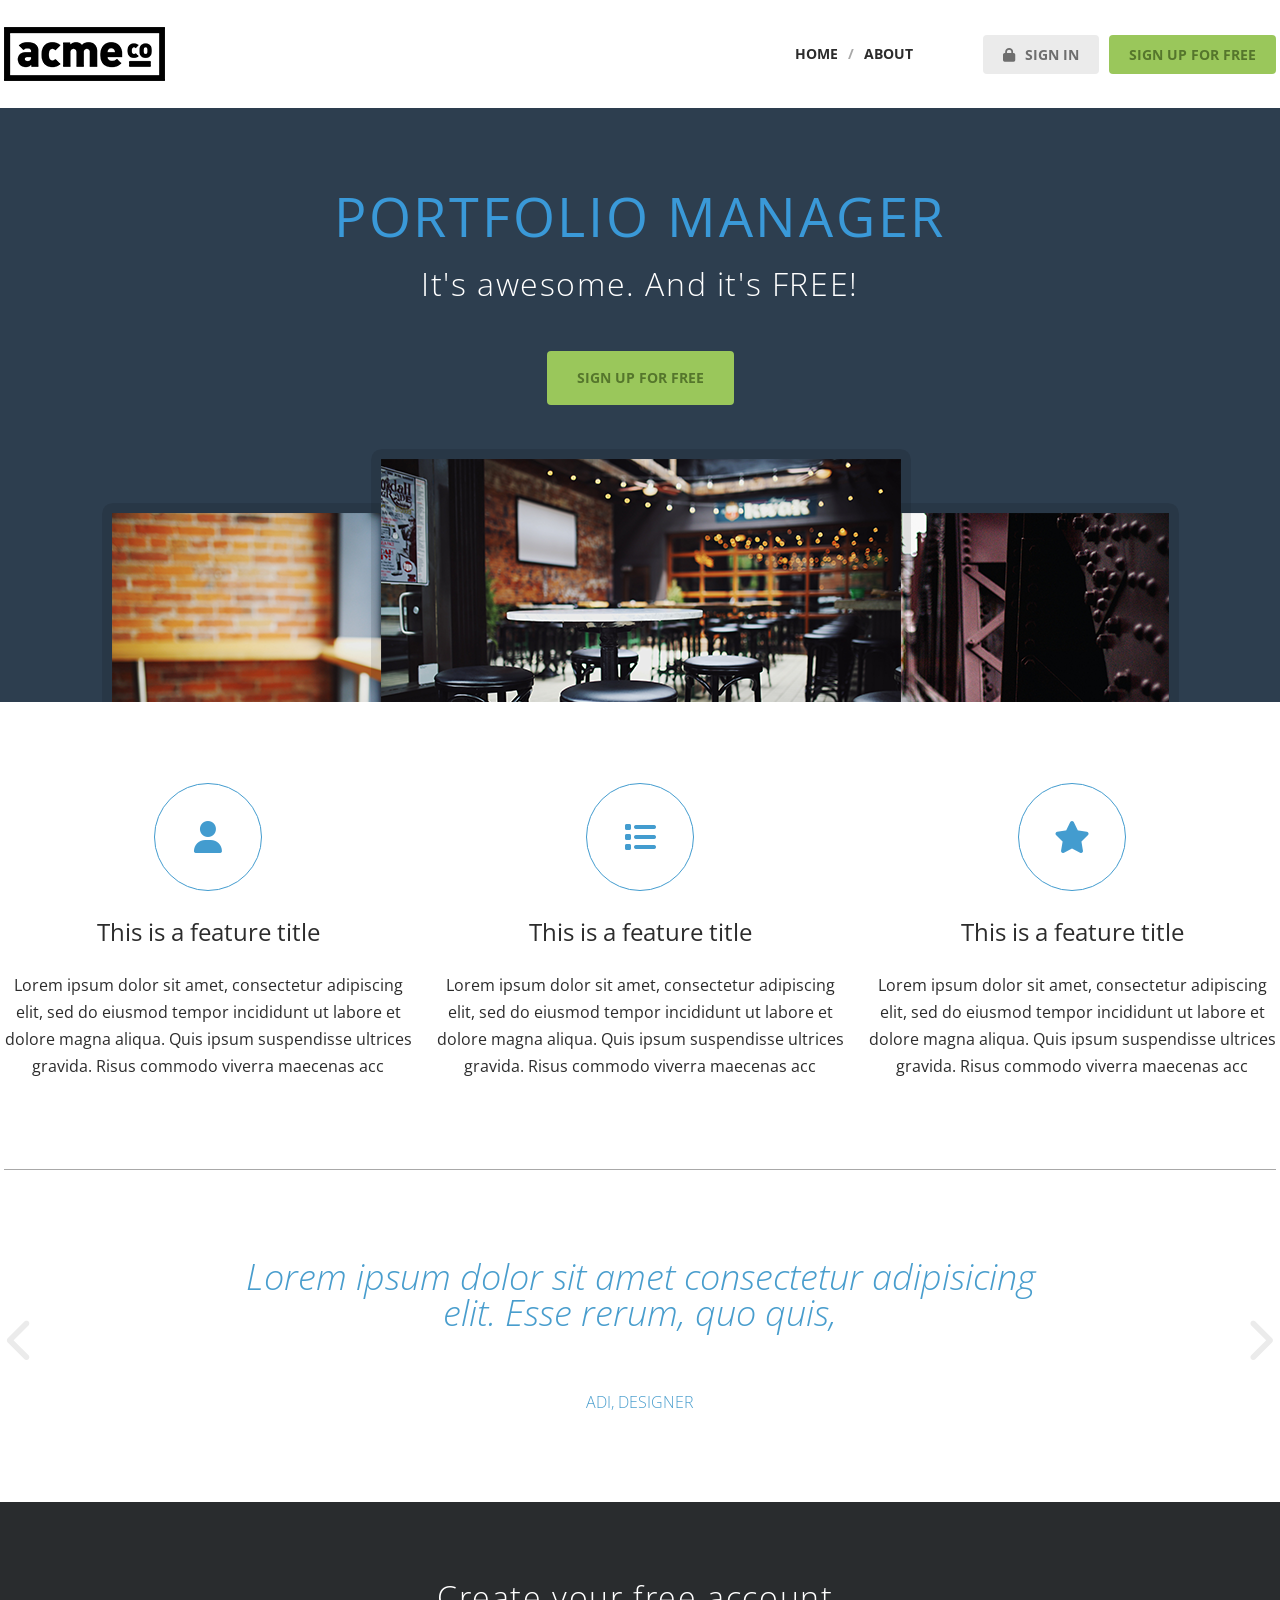
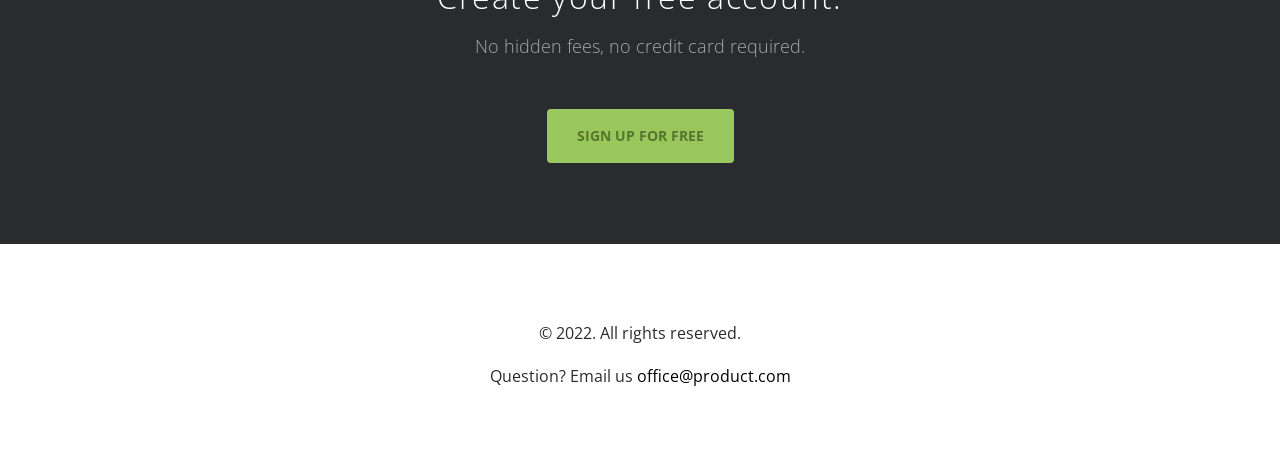
<file: index.html>
<!DOCTYPE html>
<html lang="en">
<head>
    <meta charset="UTF-8">
    <meta http-equiv="X-UA-Compatible" content="IE=edge">
    <meta name="viewport" content="width=device-width, initial-scale=1.0">
    <title>Home-Acme</title>
    <link rel="stylesheet" href="css/common.css">
    <link rel="stylesheet" href="css/main.css">
    <!-- <link rel="stylesheet" href="https://cdnjs.cloudflare.com/ajax/libs/font-awesome/6.2.0/css/all.min.css" integrity="sha512-xh6O/CkQoPOWDdYTDqeRdPCVd1SpvCA9XXcUnZS2FmJNp1coAFzvtCN9BmamE+4aHK8yyUHUSCcJHgXloTyT2A==" crossorigin="anonymous" referrerpolicy="no-referrer" /> -->

    <!-- <script src="https://cdnjs.cloudflare.com/ajax/libs/font-awesome/6.2.0/js/all.min.js" integrity="sha512-naukR7I+Nk6gp7p5TMA4ycgfxaZBJ7MO5iC3Fp6ySQyKFHOGfpkSZkYVWV5R7u7cfAicxanwYQ5D1e17EfJcMA==" crossorigin="anonymous" referrerpolicy="no-referrer"></script> -->
</head>
<body> 
    <!-- 헤더 -->
    <header>
        <div class="container cf">            
            <h1 class="logo"><a href="index.html">acme</a></h1>   
            <nav>
                <ul class="cf">
                    <li><a href="index.html">home</a><span>/</span><a href="about.html">about</a></li>
                    <li><a href="signin.html" class="btn"><i class="fa-solid fa-lock"></i>Sign in</a></li>
                    <li><a href="signup.html" class="btn highlight_bg">Sign Up for free</a></li>
                </ul>
            </nav>
        </div>
    </header>  
    <!-- //헤더 -->  
    <div class="banner content-top-pd" role="banner">  
        <h2 class="banner_tt">portfolio manager</h2>      
        <h3 class="content_tt">It's awesome. And it's FREE!</h3>
        <a href="signup.html" class="btn big highlight_bg">Sign Up for free</a>
        <img src="images/banner.png" alt="">
    </div>
    <main class="container">
        <section class="feature content-pd">
            <h2 class="hidden">features</h2>
            <ul class="cf">
                <li>
                    <span class="icon">
                        <i class="fa-solid fa-user"></i>
                    </span>
                    <h3>This is a feature title</h3>
                    <p>
                        Lorem ipsum dolor sit amet, consectetur adipiscing elit, sed do eiusmod tempor incididunt ut labore et dolore magna aliqua. Quis ipsum suspendisse ultrices gravida. Risus commodo viverra maecenas acc
                    </p>
                </li>
                <li>
                    <span class="icon">
                        <i class="fa-solid fa-list"></i>
                    </span>
                    <h3>This is a feature title</h3>
                    <p>
                        Lorem ipsum dolor sit amet, consectetur adipiscing elit, sed do eiusmod tempor incididunt ut labore et dolore magna aliqua. Quis ipsum suspendisse ultrices gravida. Risus commodo viverra maecenas acc
                    </p>
                </li>
                <li>
                    <span class="icon">
                        <i class="fa-solid fa-star"></i>
                    </span>
                    <h3>This is a feature title</h3>
                    <p>
                        Lorem ipsum dolor sit amet, consectetur adipiscing elit, sed do eiusmod tempor incididunt ut labore et dolore magna aliqua. Quis ipsum suspendisse ultrices gravida. Risus commodo viverra maecenas acc
                    </p>
                </li>
            </ul>
        </section>
        <hr>
        <section class="testimonial content-pd">
            <h2 class="hidden">testimonial</h2>
            <div class="slide_wrapper">                
                <ul class="slide_container">                    
                    <li>
                        <blockquote>
                            <p>
                                Lorem ipsum dolor sit amet consectetur adipisicing elit. Esse rerum, quo quis, 
                            </p>
                            <span>Adi, Designer</span>
                        </blockquote>
                    </li>
                    <li>
                        <blockquote>
                            <p>
                                Lorem ipsum dolor sit amet consectetur adipisicing elit. Esse rerum, quo quis, 
                            </p>
                            <span>Adi, Designer</span>
                        </blockquote>
                    </li>
                    <li>
                        <blockquote>
                            <p>
                                Lorem ipsum dolor sit amet consectetur adipisicing elit. Esse rerum, quo quis, 
                            </p>
                            <span>Adi, Designer</span>
                        </blockquote>
                    </li>
                </ul>                
                <p class="controls">
                    <i class="fa-solid fa-chevron-left"></i>
                    <i class="fa-solid fa-chevron-right"></i>
                </p>
            </div>
        </section>
    </main>
    <footer>
        <div class="cta content-pd">
            <h2 class="content_tt">Create your free account.</h2>
            <p class="content_desc">No hidden fees, no credit card required.</p>
            <a href="signup.html" class="btn big highlight_bg">Sign up for free</a>
        </div>
        <address class="content-pd">            
            <p>&copy; 2022. All rights reserved.</p>
            <p>Question? Email us <a href="mailto:office@product.com">office@product.com</a></p>
            
        </address>
    </footer>
    <a href="#" class="go_top">
        <i class="fa-solid fa-arrow-up"></i>
    </a>
    <script src="js/main.js"></script>
</body>
</html>
</file>
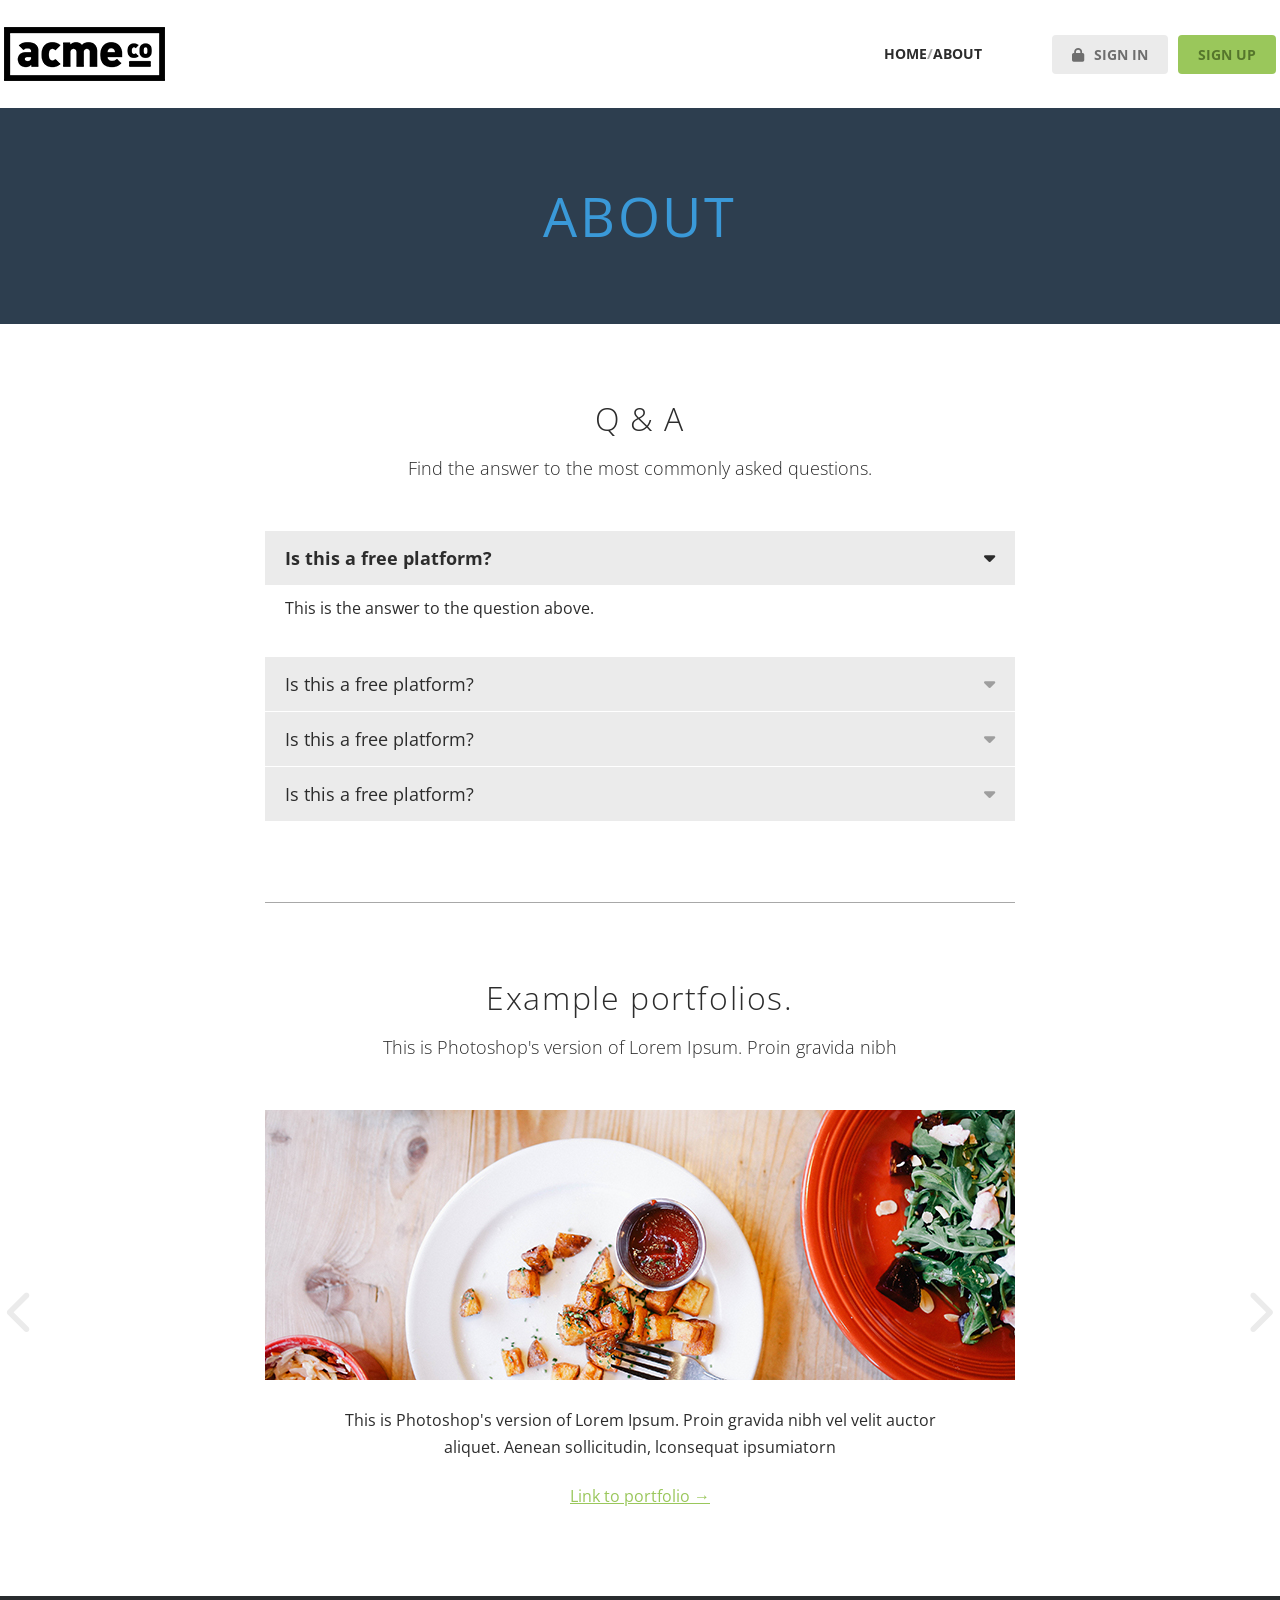
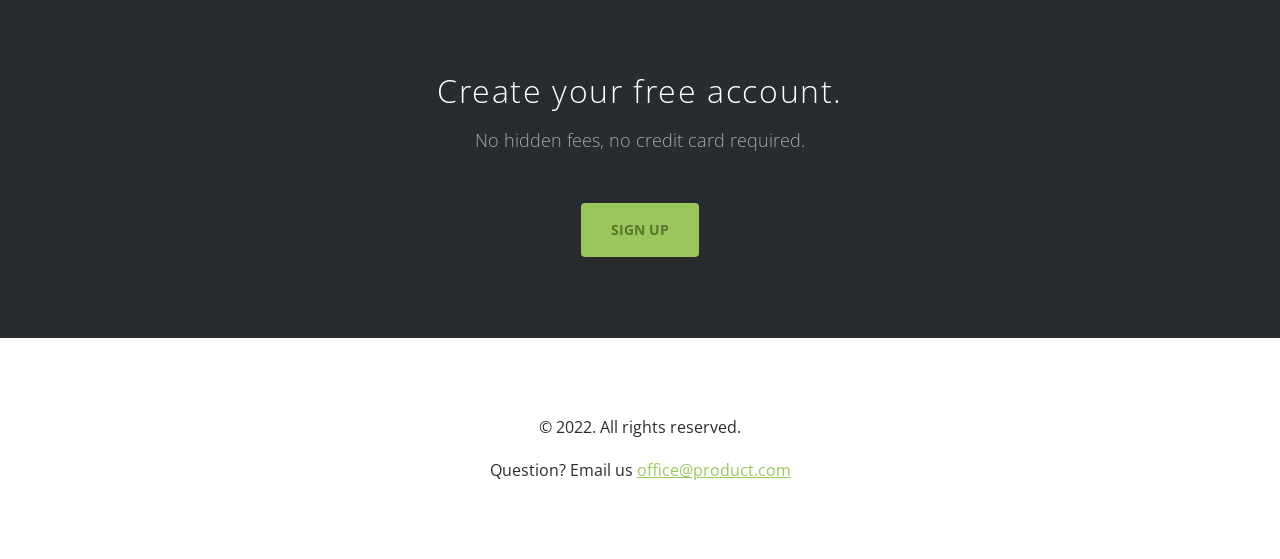
<file: about.html>
<!DOCTYPE html>
<html lang="en">
<head>
    <meta charset="UTF-8">
    <meta http-equiv="X-UA-Compatible" content="IE=edge">
    <meta name="viewport" content="width=device-width, initial-scale=1.0">
    <title>About us - Acme</title>
    <link rel="stylesheet" href="css/all.min.css">
    <link rel="stylesheet" href="css/common.css">
    <link rel="stylesheet" href="css/about.css">
    <!-- <link rel="stylesheet" href="https://cdnjs.cloudflare.com/ajax/libs/font-awesome/6.2.0/css/all.min.css" integrity="sha512-xh6O/CkQoPOWDdYTDqeRdPCVd1SpvCA9XXcUnZS2FmJNp1coAFzvtCN9BmamE+4aHK8yyUHUSCcJHgXloTyT2A==" crossorigin="anonymous" referrerpolicy="no-referrer" /> -->

    <!-- <script src="https://cdnjs.cloudflare.com/ajax/libs/font-awesome/6.2.0/js/all.min.js" integrity="sha512-naukR7I+Nk6gp7p5TMA4ycgfxaZBJ7MO5iC3Fp6ySQyKFHOGfpkSZkYVWV5R7u7cfAicxanwYQ5D1e17EfJcMA==" crossorigin="anonymous" referrerpolicy="no-referrer"></script> -->
</head>
<body> 
    <!-- 헤더 -->
    <header>
        <div class="container cf">            
            <h1 class="logo"><a href="index.html">acme</a></h1>   
            <nav>
                <ul class="cf">
                    <li><a href="index.html">home</a>/<a href="about.html">about</a></li>
                    <li><a href="signin.html" class="btn"><i class="fa-solid fa-lock"></i>Sign in</a></li>
                    <li><a href="signup.html" class="btn highlight_bg">Sign up</a></li>
                </ul>
            </nav>
        </div>
    </header>  
    <!-- //헤더 -->  
    <div class="banner content-pd" role="banner">  
        <h2 class="banner_tt">about</h2>     
    </div>
    <main class="container">
        <section class="qna content-pd">
            <h2 class="content_tt">Q &amp; A</h2>
            <p class="content_desc">Find the answer to the most commonly asked questions.</p>
            <ul class="qna_list">
                <li class="active">                    
                    <h3>Is this a free platform? <i class="fa-solid fa-sort-down"></i></h3>                    
                    <div class="contents">
                      <p>This is the answer to the question above.</p>  
                    </div> 
                </li>
                <li>                    
                    <h3>Is this a free platform? <i class="fa-solid fa-sort-down"></i></h3>                    
                    <div class="contents">
                      <p>This is the answer to the question above.</p>  
                    </div> 
                </li>
                <li>                    
                    <h3>Is this a free platform? <i class="fa-solid fa-sort-down"></i></h3>                    
                    <div class="contents">
                      <p>This is the answer to the question above.</p>  
                    </div> 
                </li>
                <li>                    
                    <h3>Is this a free platform? <i class="fa-solid fa-sort-down"></i></h3>                    
                    <div class="contents">
                      <p>This is the answer to the question above.</p>  
                    </div> 
                </li>
                
            </ul>
            
        </section>
        <hr class="small">
        <section class="portfolio content-pd">
            <h2 class="content_tt">Example portfolios.</h2>
            <p class="content_desc">This is Photoshop's version of Lorem Ipsum. Proin gravida nibh</p>
            <div class="slide_wrapper">                
                <ul class="slide_container">                    
                    <li>
                        <img src="images/portfolio_01.jpg" alt="portfolio_01">
                        <p>
                            This is Photoshop's version of Lorem Ipsum. Proin gravida nibh vel velit auctor aliquet. Aenean sollicitudin, lconsequat ipsumiatorn
                        </p>
                        <a href="" class="link">Link to portfolio &rarr;</a>
                    </li>
                    <li>
                        <img src="images/portfolio_01.jpg" alt="portfolio_01">
                        <p>
                            This is Photoshop's version of Lorem Ipsum. Proin gravida nibh vel velit auctor aliquet. Aenean sollicitudin, lconsequat ipsumiatorn
                        </p>
                        <a href="" class="link">Link to portfolio &rarr;</a>
                    </li>
                    <li>
                        <img src="images/portfolio_01.jpg" alt="portfolio_01">
                        <p>
                            This is Photoshop's version of Lorem Ipsum. Proin gravida nibh vel velit auctor aliquet. Aenean sollicitudin, lconsequat ipsumiatorn
                        </p>
                        <a href="" class="link">Link to portfolio &rarr;</a>
                    </li>
                </ul>                
                <p class="controls">
                    <i class="fa-solid fa-chevron-left"></i>
                    <i class="fa-solid fa-chevron-right"></i>
                </p>
            </div>
            
        </section>
    </main>
    <footer>
        <div class="cta content-pd">
            <h2 class="content_tt">Create your free account.</h2>
            <p class="content_desc">No hidden fees, no credit card required.</p>
            <a href="signup.html" class="btn big highlight_bg">Sign up</a>
        </div>
        <address class="content-pd">            
            <p>&copy; 2022. All rights reserved.</p>
            <p>Question? Email us <a href="mailto:office@product.com" class="link">office@product.com</a></p>
            
        </address>
    </footer>
    <a href="#" class="go_top">
        <i class="fa-solid fa-arrow-up"></i>
    </a>
    <script src="js/main.js"></script>
</body>
</html>
</file>
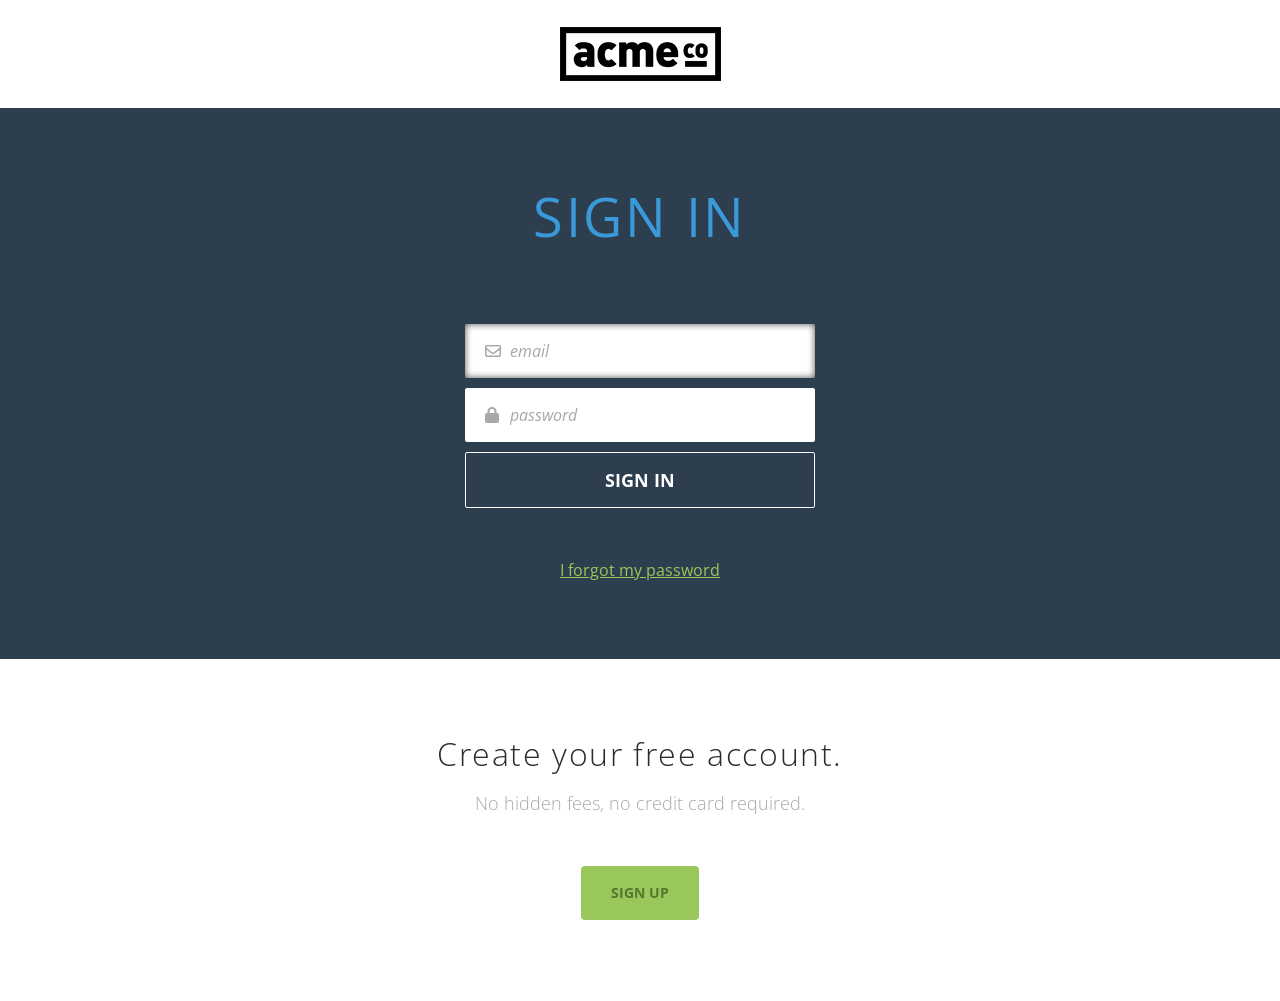
<file: signin.html>
<!DOCTYPE html>
<html lang="en">
<head>
    <meta charset="UTF-8">
    <meta http-equiv="X-UA-Compatible" content="IE=edge">
    <meta name="viewport" content="width=device-width, initial-scale=1.0">
    <title>Sign in - Acme</title>
    <link rel="stylesheet" href="css/all.min.css">
    <link rel="stylesheet" href="css/common.css">
    <link rel="stylesheet" href="css/signin.css">
    <!-- <link rel="stylesheet" href="https://cdnjs.cloudflare.com/ajax/libs/font-awesome/6.2.0/css/all.min.css" integrity="sha512-xh6O/CkQoPOWDdYTDqeRdPCVd1SpvCA9XXcUnZS2FmJNp1coAFzvtCN9BmamE+4aHK8yyUHUSCcJHgXloTyT2A==" crossorigin="anonymous" referrerpolicy="no-referrer" /> -->

    <!-- <script src="https://cdnjs.cloudflare.com/ajax/libs/font-awesome/6.2.0/js/all.min.js" integrity="sha512-naukR7I+Nk6gp7p5TMA4ycgfxaZBJ7MO5iC3Fp6ySQyKFHOGfpkSZkYVWV5R7u7cfAicxanwYQ5D1e17EfJcMA==" crossorigin="anonymous" referrerpolicy="no-referrer"></script> -->
</head>
<body> 
    <!-- 헤더 -->
    <header>
        <div class="container">            
            <h1 class="logo"><a href="index.html">acme</a></h1>
        </div>
    </header>  
    <!-- //헤더 -->      
    <main class="banner content-pd">
        <h2 class="banner_tt">Sign in</h2>

        <form action="#" method="post">
            <input type="hidden" name="location" value="sign inform">
            <p class="field">
                <label for="email" class="hidden">email</label>
                <i class="fa-regular fa-envelope"></i>
                <input type="email" name="useremail" id="email" placeholder="email" required autofocus>
            </p>
            <p class="field">
                <label for="password" class="hidden">password</label>
                <i class="fa-solid fa-lock"></i>
                <input type="password" name="userpw" id="password" placeholder="password" required>
            </p>
            <p class="field button">
                <input type="submit" value="sign in">
                <!-- <button>sign in</button> -->
            </p>            
        </form>
        <a href="" class="link">I forgot my password</a>

    </main>
    <footer>
        <div class="cta content-pd">
            <h2 class="content_tt">Create your free account.</h2>
            <p class="content_desc">No hidden fees, no credit card required.</p>
            <a href="signup.html" class="btn big highlight_bg">Sign up</a>
        </div>       
    </footer>
</body>
</html>
</file>
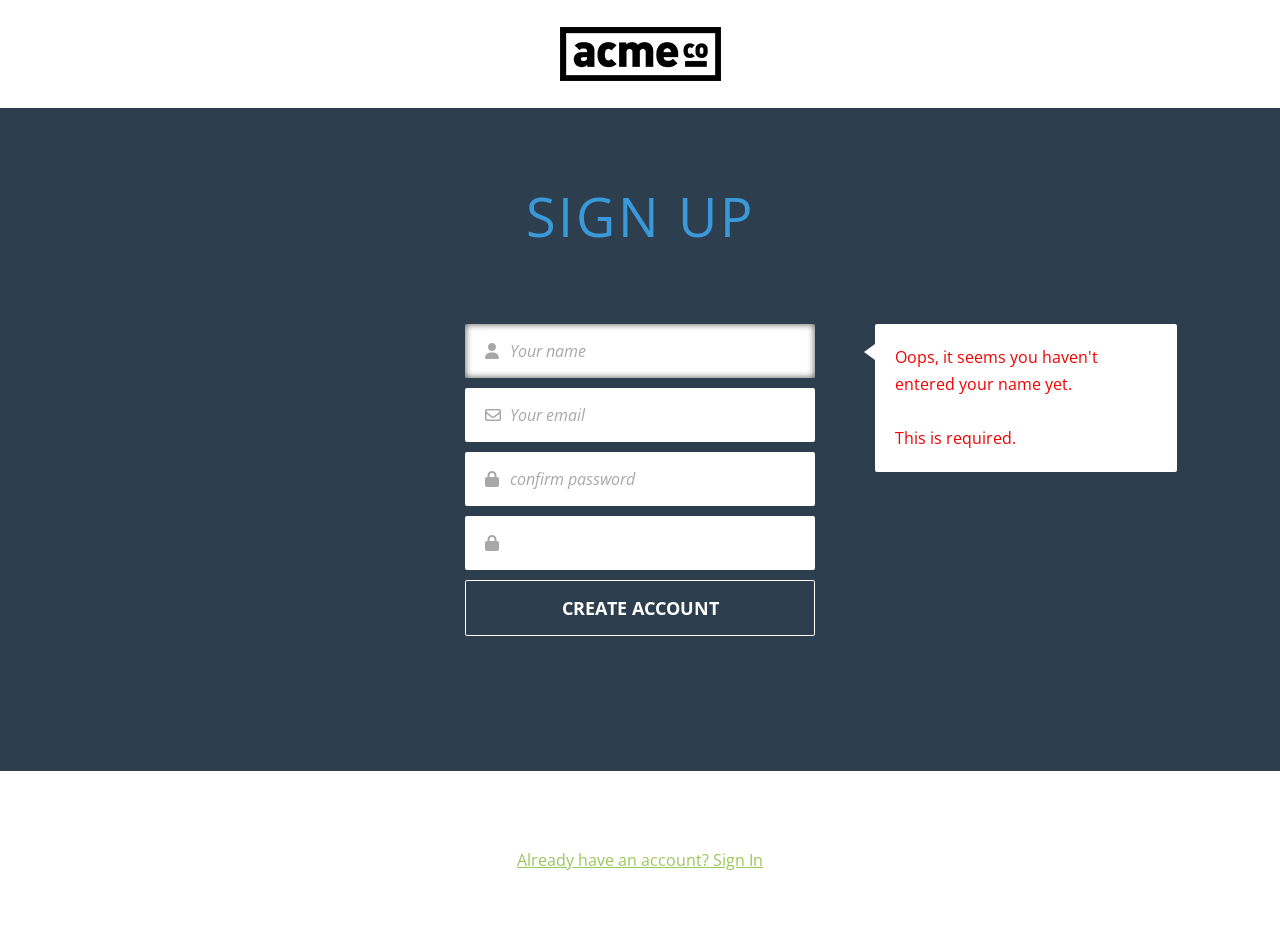
<file: signup.html>
<!DOCTYPE html>
<html lang="en">
<head>
    <meta charset="UTF-8">
    <meta http-equiv="X-UA-Compatible" content="IE=edge">
    <meta name="viewport" content="width=device-width, initial-scale=1.0">
    <title>Sign up - Acme</title>
    <link rel="stylesheet" href="css/all.min.css">
    <link rel="stylesheet" href="css/common.css">
    <link rel="stylesheet" href="css/signin.css">
    <!-- <link rel="stylesheet" href="https://cdnjs.cloudflare.com/ajax/libs/font-awesome/6.2.0/css/all.min.css" integrity="sha512-xh6O/CkQoPOWDdYTDqeRdPCVd1SpvCA9XXcUnZS2FmJNp1coAFzvtCN9BmamE+4aHK8yyUHUSCcJHgXloTyT2A==" crossorigin="anonymous" referrerpolicy="no-referrer" /> -->

    <!-- <script src="https://cdnjs.cloudflare.com/ajax/libs/font-awesome/6.2.0/js/all.min.js" integrity="sha512-naukR7I+Nk6gp7p5TMA4ycgfxaZBJ7MO5iC3Fp6ySQyKFHOGfpkSZkYVWV5R7u7cfAicxanwYQ5D1e17EfJcMA==" crossorigin="anonymous" referrerpolicy="no-referrer"></script> -->
</head>
<body> 
    <!-- 헤더 -->
    <header>
        <div class="container">            
            <h1 class="logo"><a href="index.html">acme</a></h1>
        </div>
    </header>  
    <!-- //헤더 -->      
    <main class="banner content-pd">
        <h2 class="banner_tt">Sign up</h2>

        <form action="#" method="post">
            <input type="hidden" name="location" value="sign up form">
            <p class="field">
                <label for="name" class="hidden">name</label>
                <i class="fa-solid fa-user"></i>
                <input type="text" name="username" id="name" placeholder="Your name" required autofocus>
            </p>
            <p class="field">
                <label for="email" class="hidden">email</label>
                <i class="fa-regular fa-envelope"></i>
                <input type="email" name="useremail" id="email" placeholder="Your email" required>
            </p>
            <p class="field">
                <label for="password" class="hidden">password conform</label>
                <i class="fa-solid fa-lock"></i>
                <input type="password" name="userpw" id="password" required placeholder="confirm password">
            </p>
            <p class="field">
                <label for="passwd_cf" class="hidden">password</label>
                <i class="fa-solid fa-lock"></i>
                <input type="password" id="passwd_cf" required>
            </p>
            <p class="field button">
                <input type="submit" value="create account">
                <!-- <button>sign in</button> -->
            </p>
            <div class="feedback">
                <p>Oops, it seems you haven't entered your name yet.</p>
                <p>This is required.</p>
            </div>            
        </form>
    </main>
    <!-- <div class="box"></div> -->
    <footer class="content-pd txt-center">
        <a href="signin.html" class="link">Already have an account? Sign In</a>     
    </footer>    
</body>
</html>
</file>
<file: css/main.css>
.banner h2{
    margin-bottom: 27px;
}
.banner h3{
    margin-bottom: 54px;
    color: #fff;
}
.banner img{
    display: block;
    margin:44px auto 0;
}
/* ------------------ FEATURE ------------------ */
.feature li{
    width: 408px;
    float: left;
    margin-right: 24px;
    text-align: center;
}
.feature li:last-child{
    margin-right: 0;
}
.feature li .icon{
    width: 108px;
    height:108px;
    border-radius:50%;
    border:1px solid #439ccf;
    display: inline-block;
    box-sizing: border-box;
    line-height: 106px;
    font-size: 32px;
    color: #439ccf;
}
.feature li h3{
    font-size: 24px;
    line-height: 27px;
    margin:27px 0;
}
.feature li p{
    line-height: 27px;
}
/* ----------------- testimonial -------------- */
.testimonial .slide_wrapper{
    height: 162px;
}
.testimonial blockquote{
    width: 840px;
    margin:0 auto;
    font-size: 36px;
    color: #489dcd;
    font-weight: 300;
    font-style:italic;
    text-align: center;
}
.testimonial blockquote span{
    font-size: 16px;
    font-style: normal;
    text-transform: uppercase;
    display: inline-block;
    line-height: 27px;
    margin-top: 58px;
}
</file>
<file: css/about.css>
.qna_list {
    width: 750px;
    margin: 0 auto;
}
.qna_list li:not(:last-child){
    margin-bottom: 1px;
}
.qna_list li h3{
    background: #ebebeb;
    line-height: 54px;
    padding: 0 20px;
    font-size: 18px;
    position: relative;
}
.qna_list li h3 i{
    position: absolute;
    right: 20px;
    top:calc(50% - 13.5px);
    opacity: 0.4;
}
.qna_list .contents{
    padding: 15px 20px 40px;
    display: none;
}
.active .contents{
    display: block;
}
.active h3{
    font-weight: bold;
}
.qna_list li.active h3 i{
    opacity: 1;
}

.portfolio .slide_wrapper{
    height: 405px;
}
.portfolio .slide_wrapper li{
    text-align: center;
}
.portfolio .slide_wrapper li p{
    width: 625px;
    margin:27px auto;
    line-height: 27px;
}
</file>
<file: css/signin.css>
header h1{
    float: none;
    /* text-align: center; */
}
header .logo a{
    /* display: inline-block; */
    margin:0 auto;
}
.banner_tt {
    margin-bottom: 81px;
}
form{
    width: 350px;
    margin:0 auto 54px;
    position: relative;
}
form .field{    
    position: relative;    
}
form .field + .field{
    margin-top: 10px;
}
form .field i{
    position: absolute;
    left: 20px;
    top:0;
    bottom: 0;
    line-height: 54px;
    color: #a8a8a8;
}
form .field input{
    background: #fff;    
    border-radius:2px;
    line-height: 54px;
    width: 100%;
    padding: 0;
    border:none;
    display: block;
    padding-left: 45px;
    box-sizing: border-box;
    outline:none;
    color: #a8a8a8;
}
form .field input:focus{
    box-shadow: inset 0 0 7px rgba(0,0,0,.7);
}

/* form .field input::-webkit-placeholder{
    color: #a8a8a8;
    font-style: italic;
}
form .field input::-moz-placeholder{
    color: #a8a8a8;
    font-style: italic;
}
form .field input::-ms-placeholder{
    color: #a8a8a8;
    font-style: italic;
} */
form .field input::placeholder{
    color: #a8a8a8;
    font-style: italic;
}
form .button input{
    background: none;
    border:1px solid #fff;
    padding: 0;
    font-weight: bold;
    color:#fff;
    font-size: 18px;
    text-transform: uppercase;
}
footer .cta{
    background: none;
    color: #2c2c2c;
}
.feedback{
    width: 262px;
    background: #fff;
    padding: 20px;
    text-align: left;
    line-height: 27px;
    color:#f30000;
    border-radius:2px;
    position: absolute;
    top: 0;
    left: calc(100% + 60px);
}
.feedback p + p{
    margin-top: 27px;
}

.box{
    width:0;
    height:0;
    /* border:10px solid red; */
    border-width:20px;
    border-style:solid;
    border-color:transparent blue blue transparent;
    margin: 50px auto;
}
.feedback:before{
    content:'';
    position: absolute;
    border-style:solid;
    border-width:8px 11px;
    border-color: transparent #fff transparent transparent;
    right:100%;
    top: 20px;

}
</file>
<file: css/common.css>
@charset "utf-8";
@import url('normalize.css');
@import url('reset.css');
@import url('all.min.css');
@import url('https://fonts.googleapis.com/css2?family=Open+Sans:ital,wght@0,300;0,400;0,700;1,300&display=swap');


/* ----------------- 레이아웃 --------------- */
.container{
    max-width: 1272px;
    /* min-width:1272px;
    width: 80%; */
    margin:0 auto;
}
.content-pd{
    padding: 81px 0;
}
.content-top-pd{
    padding-top: 81px;
}
.cf:after{
    content:'';
    clear:both;
    display: block;
}
.hidden{
    display: none;
}
hr{
    border:none;
    /* border-top:1px solid #a8a8a8; */
    height: 1px;
    background:#a8a8a8;
}
hr.small{
    width: 750px;
    margin:0 auto;
}
.txt-center{
    text-align: center;
}
/* ----------------- 폰트위계 --------------- */
body{
    font-family: 'Open Sans', sans-serif;
    color:#2c2c2c;
    
}
.banner_tt, 
.content_tt, 
.content_desc{
    text-align: center;
}
.banner_tt{
    font-size:54px;
    color: #3a99d8;
    text-transform: uppercase;
    letter-spacing: 0.05em;
}
.content_tt{
    font-size: 32px;
    line-height: 27px;
    font-weight: 300;
    letter-spacing: 0.05em;
    margin-bottom: 27px;
}
.content_desc{
    font-size: 18px;
    font-weight: 300;
    margin-bottom: 54px;
}
/* ----------------- 배색 --------------- */
.btn.highlight_bg {
    background: #9ac75b;
    color: #55762c;
}
.banner{
    background:#2d3e4f;
    text-align: center;
}
/* ----------------- 링크, 버튼 --------------- */
.btn{
    background: #ebebeb;
    line-height: 39px;
    padding: 0 20px;
    display: inline-block;
    border-radius:4px;
    color: #6e6e6e;
    font-weight: bold;
    font-size: 14px;
    text-transform: uppercase;
}
.btn i{
    margin-right: 10px;
}
.btn.big{
    line-height: 54px;
    padding: 0 30px;
}
.link{
    text-decoration: underline;
    color: #9ac75b;
}
/* ------------------ HEADER ------------------ */
header{
    padding: 27px 0;
    background: #fff;
    box-shadow:0 5px 3px rgba(0,0,0,.1);
    /*
    box-shadow:x y blur [size] color;
    */
    transition: 0.4s;
}
header.active {
    padding: 14px 0;
    position: fixed;
    left: 0;top: 0;right: 0;
    background: rgba(255,255,255,.8);
}
header h1{
    float: left;
}
header nav{
    float: right;
    /* padding: 7.5px 0; */
    line-height: 54px;
}
header nav li{
    float: left;    
}
header nav li + li{
    margin-left: 10px;
}
header nav li:first-child{
    margin-right: 60px;
}
header .logo a{
    width: 161px;
    height: 54px;
    background: url(../images/logo.png) no-repeat;
    display: block;
    text-indent: -100%;
    overflow: hidden;
}
header nav li:first-child{
    font-size: 14px;
    font-weight: bold;
    text-transform: uppercase;
    color: #a8a8a8;
}
header nav li:first-child a{
    color: #2c2c2c;
}
header nav li:first-child span{
    margin: 0 10px;
}

/* ----------------- Slideshow ------------ */
.slide_wrapper{
    position: relative;
    overflow: hidden;
}
.slide_container{
    position: absolute;
    height: 100%;
    width: 100%;
    left: 0;
    top: 0;
    transition:left 0.4s;
}
.slide_container li{
    float: left;
    width: 100%;
}
.slide_wrapper .controls i{
    position: absolute;
    font-size: 45px;
    color: #ebebeb;
    top:calc(50% - 22.5px);
    cursor: pointer;
}
.slide_wrapper .controls i:first-child{
    left: 0;
}
.slide_wrapper .controls i:last-child{
    right: 0;
}
/* ---------------- FOOTER -------------- */
footer .cta{
    background: #292c2e;
    color: #fff;
    text-align: center;
}
footer .cta p{
    color: #a8a8a8;
}
footer address{
    text-align: center;
}
footer address p + p{
    margin-top: 27px;
}

.go_top {
    width: 3rem; height: 3rem;
    background: #333;
    color: #fff;
    text-align: center;
    line-height: 3rem;
    position: fixed;
    bottom:100px;
    left: calc(50% + 636px);
    visibility: hidden;
    opacity: 0;
    transition: 0.5s;
}
.go_top.active {
    visibility: visible;
    opacity: 1;
}
</file>
